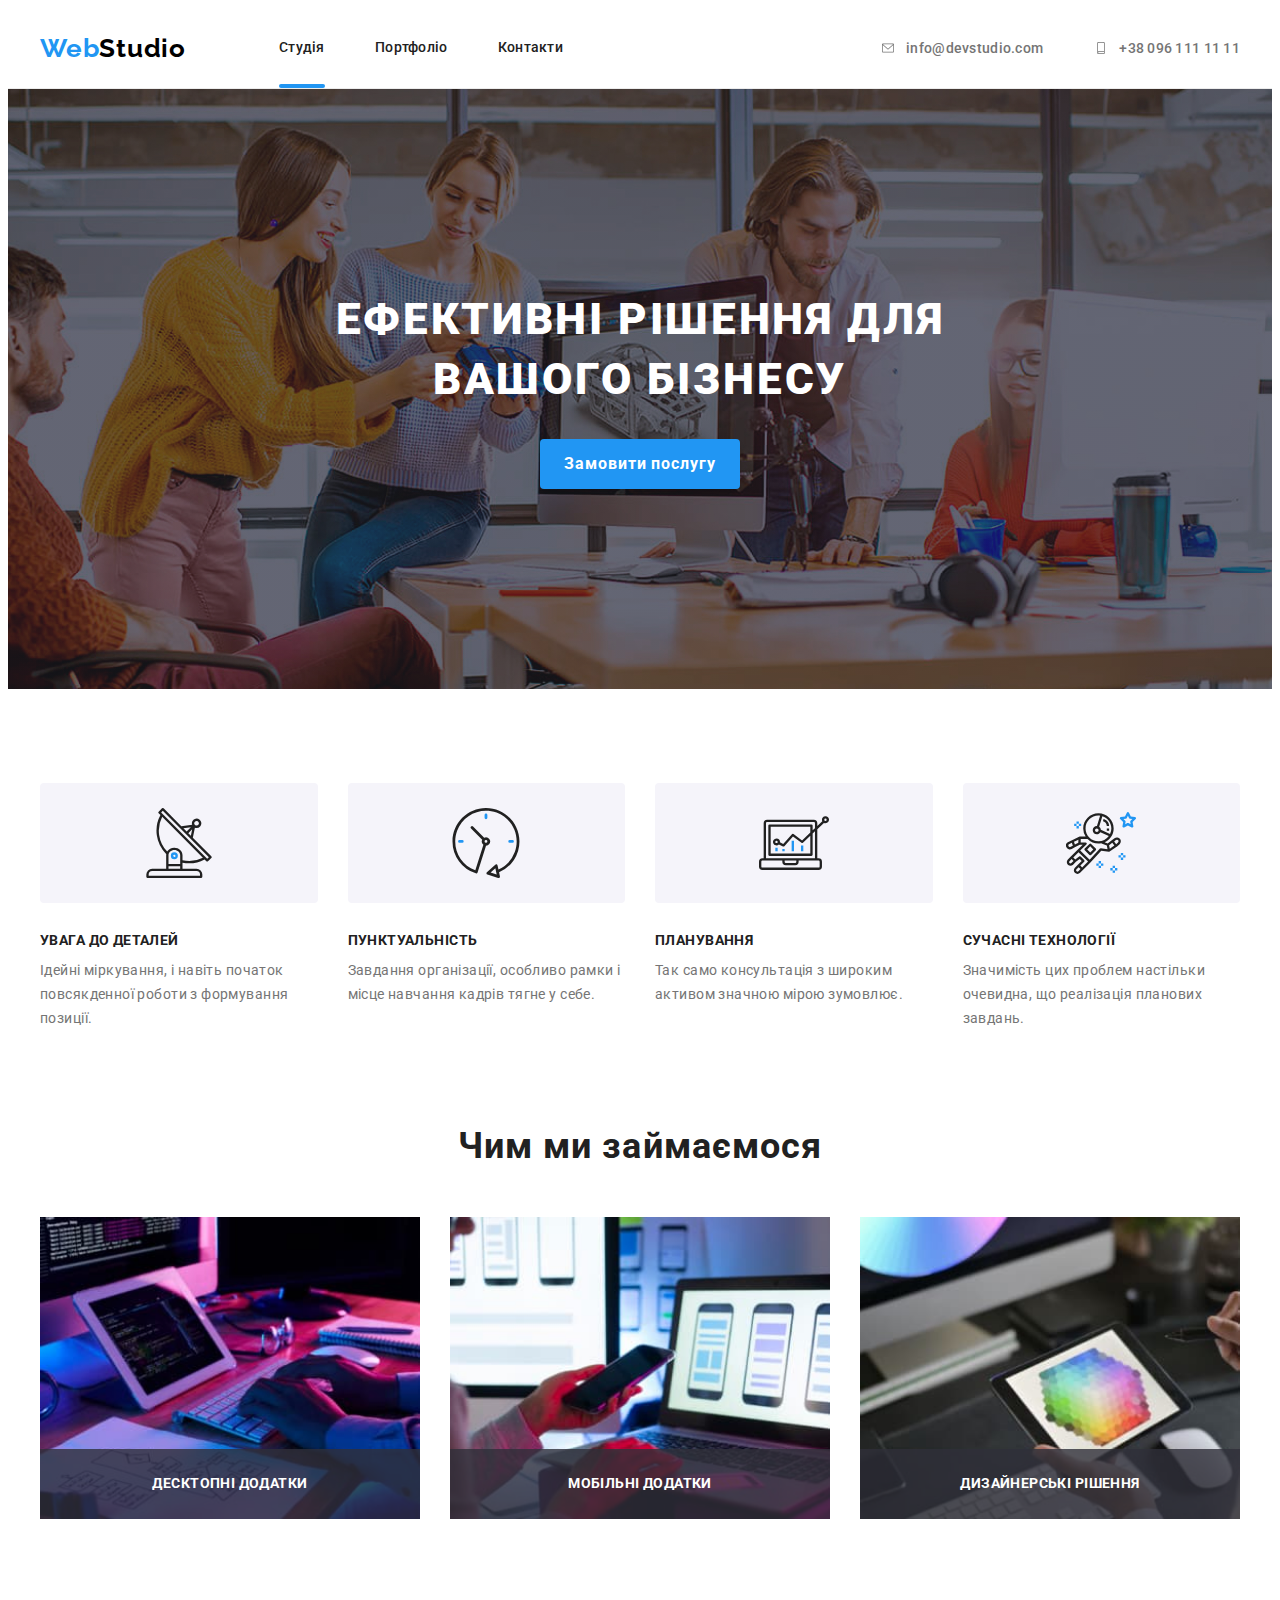
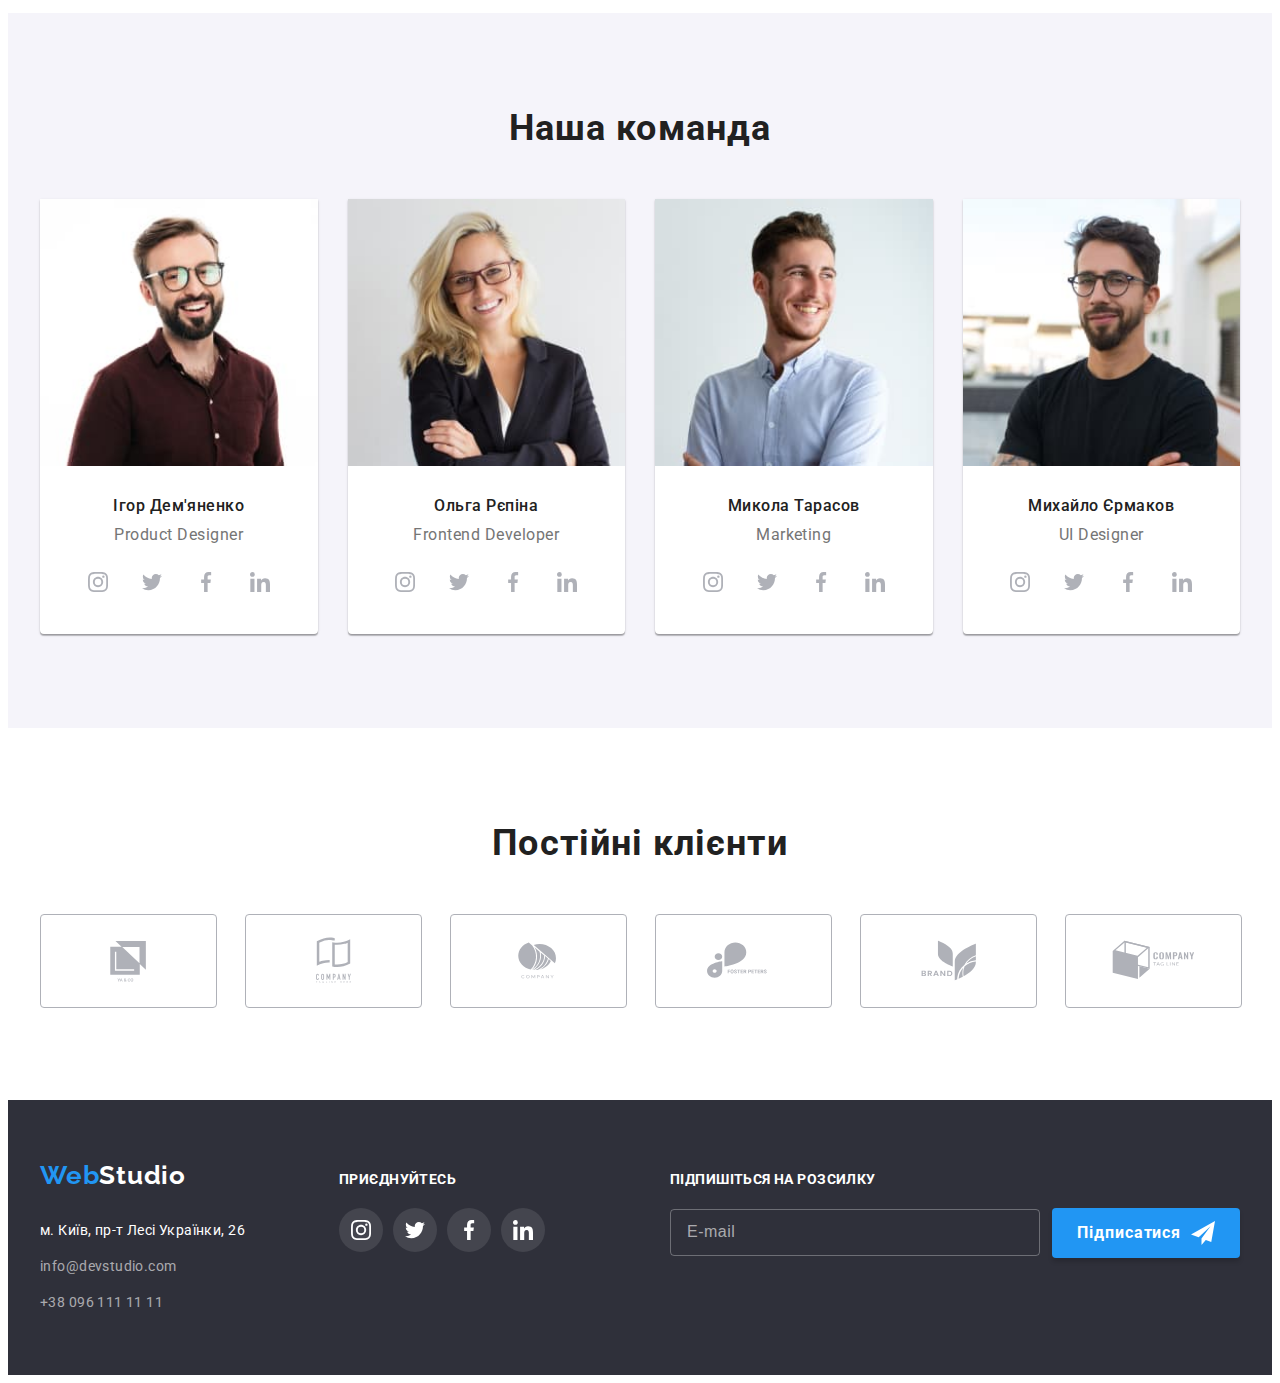
<file: index.html>
<!DOCTYPE html>
<html lang="uk">
  <head>
    <meta charset="UTF-8" />
    <meta http-equiv="X-UA-Compatible" content="IE=edge" />
    <meta name="viewport" content="width=device-width, initial-scale=1.0" />
    <title>Web studio</title>
    <link rel="preconnect" href="https://fonts.googleapis.com" />
    <link rel="preconnect" href="https://fonts.gstatic.com" crossorigin />
    <link
      href="https://fonts.googleapis.com/css2?family=Raleway:wght@700&family=Roboto:wght@400;500;700;900&display=swap"
      rel="stylesheet"
    />
    <link
      rel="stylesheet"
      href="https://cdnjs.cloudflare.com/ajax/libs/modern-normalize/1.1.0/modern-normalize.min.css"
      integrity="sha512-wpPYUAdjBVSE4KJnH1VR1HeZfpl1ub8YT/NKx4PuQ5NmX2tKuGu6U/JRp5y+Y8XG2tV+wKQpNHVUX03MfMFn9Q=="
      crossorigin="anonymous"
      referrerpolicy="no-referrer"
    />
    <link
      rel="stylesheet"
      href="https://cdnjs.cloudflare.com/ajax/libs/animate.css/4.1.1/animate.min.css"
    />
    <link rel="stylesheet" href="./css/main.min.css" />
  </head>

  <body>
    <header class="header">
      <div class="container header__container">
        <a class="logo" href="./index.html" lang="en"
          ><span class="logo__web">Web</span>Studio</a
        >
        <nav class="nav-site">
          <ul class="nav-site__list">
            <li class="nav-site__item">
              <a class="nav-site__link current" href="./index.html">Студія</a>
            </li>
            <li class="nav-site__item">
              <a class="nav-site__link" href="./portfolio.html">Портфоліо</a>
            </li>
            <li class="nav-site__item">
              <a class="nav-site__link" href="#">Контакти</a>
            </li>
          </ul>
        </nav>
        <ul class="header-contacts">
          <li class="header-contacts__item">
            <a
              class="header-contacts__link"
              href="mailto:info@devstudio.com"
              lang="en"
              ><svg class="header-contacts__link-icon" width="16" height="12">
                <use href="./images/icons.svg#envelope"></use>
              </svg>
              info@devstudio.com</a
            >
          </li>
          <li class="header-contacts__item">
            <a class="header-contacts__link" href="tel:+380961111111">
              <svg class="header-contacts__link-icon" width="16" height="12">
                <use href="./images/icons.svg#smartphone"></use>
              </svg>
              +38 096 111 11 11
            </a>
          </li>
        </ul>
        <button class="menu-open" type="button" data-menu-open>
          <svg class="menu-open__icon" width="40" height="40">
            <use href="./images/icons.svg#menu-open"></use>
          </svg>
        </button>
      </div>
      <div class="mob-menu is-hidden" data-menu>
        <button class="menu-close" type="button" data-menu-close>
          <svg class="menu-close__icon" width="40" height="40">
            <use href="./images/icons.svg#menu-close"></use>
          </svg>
        </button>
        <div class="mob-wrap">
          <nav class="mob-nav">
            <ul class="mob-nav__list">
              <li class="mob-nav__item">
                <a class="mob-nav__link" href="./index.html">Студія</a>
              </li>
              <li class="mob-nav__item">
                <a class="mob-nav__link" href="./portfolio.html">Портфоліо</a>
              </li>
              <li class="mob-nav__item">
                <a class="mob-nav__link" href="#">Контакти</a>
              </li>
            </ul>
          </nav>
          <div>
            <a class="mob-tel" href="tel:+380961111111"> +38 096 111 11 11 </a>
            <a class="mob-mail" href="mailto:info@devstudio.com" lang="en">
              info@devstudio.com
            </a>
            <ul class="mob-social">
              <li class="mob-social__item">
                <a
                  class="mob-social__link"
                  href="https://www.instagram.com/"
                  target="_blank"
                  rel="noopener noreferrer"
                  >Instagram</a
                >
              </li>
              <li class="mob-social__item">
                <a
                  class="mob-social__link"
                  href="https://twitter.com/"
                  target="_blank"
                  rel="noopener noreferrer"
                  >Twitter</a
                >
              </li>
              <li class="mob-social__item">
                <a
                  class="mob-social__link"
                  href="https://www.facebook.com/"
                  target="_blank"
                  rel="noopener noreferrer"
                  >Facebook</a
                >
              </li>
              <li class="mob-social__item">
                <a
                  class="mob-social__link"
                  href="https://www.linkedin.com/"
                  target="_blank"
                  rel="noopener noreferrer"
                  >LinkedIn</a
                >
              </li>
            </ul>
          </div>
        </div>
      </div>
    </header>

    <main>
      <!--Hero-->
      <section class="hero">
        <div class="container hero__container">
          <h1 class="hero__title animate__animated animate__zoomIn">
            Ефективні рішення для<br />
            вашого бізнесу
          </h1>
          <button class="btn" type="button" data-modal-open>
            Замовити послугу
          </button>
        </div>
      </section>

      <!--Features-->
      <section class="section">
        <div class="container">
          <h2 class="visually-hiden">Особливості</h2>
          <ul class="features-list">
            <li class="features-list__item">
              <div class="features-list__icon">
                <svg width="70" height="70">
                  <use href="./images/icons.svg#antenna"></use>
                </svg>
              </div>
              <h3 class="features-list__title">УВАГА ДО ДЕТАЛЕЙ</h3>
              <p class="features-list__text">
                Ідейні міркування, і навіть початок повсякденної роботи з
                формування позиції.
              </p>
            </li>

            <li class="features-list__item">
              <div class="features-list__icon">
                <svg width="70" height="70">
                  <use href="./images/icons.svg#clock"></use>
                </svg>
              </div>
              <h3 class="features-list__title">ПУНКТУАЛЬНІСТЬ</h3>
              <p class="features-list__text">
                Завдання організації, особливо рамки і місце навчання кадрів
                тягне у себе.
              </p>
            </li>

            <li class="features-list__item">
              <div class="features-list__icon">
                <svg width="70" height="70">
                  <use href="./images/icons.svg#diagram"></use>
                </svg>
              </div>
              <h3 class="features-list__title">ПЛАНУВАННЯ</h3>
              <p class="features-list__text">
                Так само консультація з широким активом значною мірою зумовлює.
              </p>
            </li>

            <li class="features-list__item">
              <div class="features-list__icon">
                <svg width="70" height="70">
                  <use href="./images/icons.svg#astronaut"></use>
                </svg>
              </div>
              <h3 class="features-list__title">СУЧАСНІ ТЕХНОЛОГІЇ</h3>
              <p class="features-list__text">
                Значимість цих проблем настільки очевидна, що реалізація
                планових завдань.
              </p>
            </li>
          </ul>
        </div>
      </section>

      <!--Works-->
      <section class="section__works section">
        <div class="container">
          <h2 class="section-title">Чим ми займаємося</h2>
          <ul class="work-examples">
            <li class="work-examples__item">
              <img
                srcset="./images/works/box_1.jpg 1x, ./images/works/box_1_2x.jpg 2x"
                src="./images/works/box_1.jpg"
                alt="Розробник створює код"
                width="370"
              />
              <p class="work-examples__uptitle">Десктопні додатки</p>
            </li>
            <li class="work-examples__item">
              <img
                srcset="./images/works/box_2.jpg 1x, ./images/works/box_2_2x.jpg 2x"
                src="./images/box_2.jpg"
                alt="Розробник створює адаптивну версію для смартфону"
                width="370"
              />
              <p class="work-examples__uptitle">Мобільні додатки</p>
            </li>
            <li class="work-examples__item">
              <img
                srcset="./images/works/box_3.jpg 1x, ./images/works/box_3_2x.jpg 2x"
                src="./images/box_3.jpg"
                alt="Розробник створює дизайн сайту"
                width="370"
              />
              <p class="work-examples__uptitle">Дизайнерські рішення</p>
            </li>
          </ul>
        </div>
      </section>

      <!--Team-->
      <section class="section__team section">
        <div class="container">
          <h2 class="section-title">Наша команда</h2>
          <ul class="team-list">
            <li class="team-card">
              <picture>
                <source media="(min-width: 1200px)" srcset="./images/team/team_card_1.jpg 1x, ./images/team/team_card_1_2x.jpg 2x">
                <source media="(min-width: 768px)" srcset="./images/team/team_card_1_tab.jpg 1x, ./images/team/team_card_1_tab_2x.jpg 2x">
                <source media="(max-width: 767px)" srcset="./images/team/team_card_1_mob.jpg 1x, ./images/team/team_card_1_mob_2x.jpg 2x">
                <img
                  src="./images/team/team_card_1.jpg"
                  alt="Фото Ігор Дем'яненко"
                  width="270"
                />
              </picture>
              <div class="team-card__data">
                <h3 class="team-card__title">Ігор Дем'яненко</h3>
                <p class="team-card__text" lang="en">Product Designer</p>
                <ul class="social">
                  <li class="social__item">
                    <a
                      class="social__link"
                      href="https://www.instagram.com/"
                      target="_blank"
                      rel="noopener noreferrer"
                    >
                      <svg class="social__icon" width="20" height="20">
                        <use href="./images/icons.svg#instagram"></use>
                      </svg>
                    </a>
                  </li>
                  <li class="social__item">
                    <a
                      class="social__link"
                      href="https://twitter.com/"
                      target="_blank"
                      rel="noopener noreferrer"
                    >
                      <svg class="social__icon" width="20" height="20">
                        <use href="./images/icons.svg#twitter"></use>
                      </svg>
                    </a>
                  </li>
                  <li class="social__item">
                    <a
                      class="social__link"
                      href="https://www.facebook.com/"
                      target="_blank"
                      rel="noopener noreferrer"
                    >
                      <svg class="social__icon" width="20" height="20">
                        <use href="./images/icons.svg#facebook"></use>
                      </svg>
                    </a>
                  </li>
                  <li class="social__item">
                    <a
                      class="social__link"
                      href="https://www.linkedin.com/"
                      target="_blank"
                      rel="noopener noreferrer"
                    >
                      <svg class="social__icon" width="20" height="20">
                        <use href="./images/icons.svg#linkedin"></use>
                      </svg>
                    </a>
                  </li>
                </ul>
              </div>
            </li>
            <li class="team-card">
              <picture>
                <source media="(min-width: 1200px)" srcset="./images/team/team_card_2.jpg 1x, ./images/team/team_card_2_2x.jpg 2x">
                <source media="(min-width: 768px)" srcset="./images/team/team_card_2_tab.jpg 1x, ./images/team/team_card_2_tab_2x.jpg 2x">
                <source media="(max-width: 767px)" srcset="./images/team/team_card_2_mob.jpg 1x, ./images/team/team_card_2_mob_2x.jpg 2x">
                <img
                  src="./images/team/team_card_2.jpg"
                  alt="Фото Ольга Рєпіна"
                  width="270"
                />
              </picture>
              <div class="team-card__data">
                <h3 class="team-card__title">Ольга Рєпіна</h3>
                <p class="team-card__text" lang="en">Frontend Developer</p>
                <ul class="social">
                  <li class="social__item">
                    <a
                      class="social__link"
                      href="https://www.instagram.com/"
                      target="_blank"
                      rel="noopener noreferrer"
                    >
                      <svg class="social__icon" width="20" height="20">
                        <use href="./images/icons.svg#instagram"></use>
                      </svg>
                    </a>
                  </li>
                  <li class="social__item">
                    <a
                      class="social__link"
                      href="https://twitter.com/"
                      target="_blank"
                      rel="noopener noreferrer"
                    >
                      <svg class="social__icon" width="20" height="20">
                        <use href="./images/icons.svg#twitter"></use>
                      </svg>
                    </a>
                  </li>
                  <li class="social__item">
                    <a
                      class="social__link"
                      href="https://www.facebook.com/"
                      target="_blank"
                      rel="noopener noreferrer"
                    >
                      <svg class="social__icon" width="20" height="20">
                        <use href="./images/icons.svg#facebook"></use>
                      </svg>
                    </a>
                  </li>
                  <li class="social__item">
                    <a
                      class="social__link"
                      href="https://www.linkedin.com/"
                      target="_blank"
                      rel="noopener noreferrer"
                    >
                      <svg class="social__icon" width="20" height="20">
                        <use href="./images/icons.svg#linkedin"></use>
                      </svg>
                    </a>
                  </li>
                </ul>
              </div>
            </li>
            <li class="team-card">
              <picture>
                <source media="(min-width: 1200px)" srcset="./images/team/team_card_3.jpg 1x, ./images/team/team_card_3_2x.jpg 2x">
                <source media="(min-width: 768px)" srcset="./images/team/team_card_3_tab.jpg 1x, ./images/team/team_card_3_tab_2x.jpg 2x">
                <source media="(max-width: 767px)" srcset="./images/team/team_card_3_mob.jpg 1x, ./images/team/team_card_3_mob_2x.jpg 2x">
                <img
                  src="./images/team_card_3.jpg"
                  alt="Фото Микола Тарасов"
                  width="270"
                />
              </picture>
              <div class="team-card__data">
                <h3 class="team-card__title">Микола Тарасов</h3>
                <p class="team-card__text" lang="en">Marketing</p>
                <ul class="social">
                  <li class="social__item">
                    <a
                      class="social__link"
                      href="https://www.instagram.com/"
                      target="_blank"
                      rel="noopener noreferrer"
                    >
                      <svg class="social__icon" width="20" height="20">
                        <use href="./images/icons.svg#instagram"></use>
                      </svg>
                    </a>
                  </li>
                  <li class="social__item">
                    <a
                      class="social__link"
                      href="https://twitter.com/"
                      target="_blank"
                      rel="noopener noreferrer"
                    >
                      <svg class="social__icon" width="20" height="20">
                        <use href="./images/icons.svg#twitter"></use>
                      </svg>
                    </a>
                  </li>
                  <li class="social__item">
                    <a
                      class="social__link"
                      href="https://www.facebook.com/"
                      target="_blank"
                      rel="noopener noreferrer"
                    >
                      <svg class="social__icon" width="20" height="20">
                        <use href="./images/icons.svg#facebook"></use>
                      </svg>
                    </a>
                  </li>
                  <li class="social__item">
                    <a
                      class="social__link"
                      href="https://www.linkedin.com/"
                      target="_blank"
                      rel="noopener noreferrer"
                    >
                      <svg class="social__icon" width="20" height="20">
                        <use href="./images/icons.svg#linkedin"></use>
                      </svg>
                    </a>
                  </li>
                </ul>
              </div>
            </li>
            <li class="team-card">
              <picture>
                <source media="(min-width: 1200px)" srcset="./images/team/team_card_4.jpg 1x, ./images/team/team_card_4_2x.jpg 2x">
                <source media="(min-width: 768px)" srcset="./images/team/team_card_4_tab.jpg 1x, ./images/team/team_card_4_tab_2x.jpg 2x">
                <source media="(max-width: 767px)" srcset="./images/team/team_card_4_mob.jpg 1x, ./images/team/team_card_4_mob_2x.jpg 2x">
                <img
                  src="./images/team_card_4.jpg"
                  alt="Фото Михайло Єрмаков"
                  width="270"
                />
              </picture>
              <div class="team-card__data">
                <h3 class="team-card__title">Михайло Єрмаков</h3>
                <p class="team-card__text" lang="en">UI Designer</p>
                <ul class="social">
                  <li class="social__item">
                    <a
                      class="social__link"
                      href="https://www.instagram.com/"
                      target="_blank"
                      rel="noopener noreferrer"
                    >
                      <svg class="social__icon" width="20" height="20">
                        <use href="./images/icons.svg#instagram"></use>
                      </svg>
                    </a>
                  </li>
                  <li class="social__item">
                    <a
                      class="social__link"
                      href="https://twitter.com/"
                      target="_blank"
                      rel="noopener noreferrer"
                    >
                      <svg class="social__icon" width="20" height="20">
                        <use href="./images/icons.svg#twitter"></use>
                      </svg>
                    </a>
                  </li>
                  <li class="social__item">
                    <a
                      class="social__link"
                      href="https://www.facebook.com/"
                      target="_blank"
                      rel="noopener noreferrer"
                    >
                      <svg class="social__icon" width="20" height="20">
                        <use href="./images/icons.svg#facebook"></use>
                      </svg>
                    </a>
                  </li>
                  <li class="social__item">
                    <a
                      class="social__link"
                      href="https://www.linkedin.com/"
                      target="_blank"
                      rel="noopener noreferrer"
                    >
                      <svg class="social__icon" width="20" height="20">
                        <use href="./images/icons.svg#linkedin"></use>
                      </svg>
                    </a>
                  </li>
                </ul>
              </div>
            </li>
          </ul>
        </div>
      </section>

      <!-- Clients -->
      <section class="section">
        <div class="container">
          <h2 class="section-title">Постійні клієнти</h2>
          <ul class="clients">
            <li class="clients__item">
              <a
                class="clients__link"
                href="#"
                target="_blank"
                rel="noopener noreferrer"
              >
                <svg class="clients__icon" width="106" height="60">
                  <use href="./images/icons.svg#logo-client-first"></use>
                </svg>
              </a>
            </li>
            <li class="clients__item">
              <a
                class="clients__link"
                href="#"
                target="_blank"
                rel="noopener noreferrer"
              >
                <svg class="clients__icon" width="106" height="60">
                  <use href="./images/icons.svg#logo-client-second"></use>
                </svg>
              </a>
            </li>
            <li class="clients__item">
              <a
                class="clients__link"
                href="#"
                target="_blank"
                rel="noopener noreferrer"
              >
                <svg class="clients__icon" width="106" height="60">
                  <use href="./images/icons.svg#logo-client-third"></use>
                </svg>
              </a>
            </li>
            <li class="clients__item">
              <a
                class="clients__link"
                href="#"
                target="_blank"
                rel="noopener noreferrer"
              >
                <svg class="clients__icon" width="106" height="60">
                  <use href="./images/icons.svg#logo-client-fourth"></use>
                </svg>
              </a>
            </li>
            <li class="clients__item">
              <a
                class="clients__link"
                href="#"
                target="_blank"
                rel="noopener noreferrer"
              >
                <svg class="clients__icon" width="106" height="60">
                  <use href="./images/icons.svg#logo-client-fifth"></use>
                </svg>
              </a>
            </li>
            <li class="clients__item">
              <a
                class="clients__link"
                href="#"
                target="_blank"
                rel="noopener noreferrer"
              >
                <svg class="clients__icon" width="106" height="60">
                  <use href="./images/icons.svg#logo-client-sixth"></use>
                </svg>
              </a>
            </li>
          </ul>
        </div>
      </section>
    </main>

    <footer class="footer">
      <div class="container footer__container">
        <div class="footer-wrap">
          <div>
            <a class="logo logo--color-light" href="./index.html" lang="en"
              ><span class="logo__web">Web</span>Studio</a
            >
            <address class="address">
              м. Київ, пр-т Лесі Українки, 26
              <ul class="footer-contacts">
                <li class="footer-contacts__item">
                  <a
                    class="footer-contacts__link"
                    href="mailto:info@devstudio.com"
                    lang="en"
                    >info@devstudio.com</a
                  >
                </li>
                <li class="footer-contacts__item">
                  <a class="footer-contacts__link" href="tel:+380961111111"
                    >+38 096 111 11 11</a
                  >
                </li>
              </ul>
            </address>
          </div>
          <div class="footer-social">
            <h2 class="footer__title">приєднуйтесь</h2>
            <ul class="social">
              <li class="social__item">
                <a
                  class="social__link social__link--footer-background"
                  href="https://www.instagram.com/"
                  target="_blank"
                  rel="noopener noreferrer"
                >
                  <svg
                    class="social__icon social__icon--footer-fill"
                    width="20"
                    height="20"
                  >
                    <use href="./images/icons.svg#instagram"></use>
                  </svg>
                </a>
              </li>
              <li class="social__item">
                <a
                  class="social__link social__link--footer-background"
                  href="https://twitter.com/"
                  target="_blank"
                  rel="noopener noreferrer"
                >
                  <svg
                    class="social__icon social__icon--footer-fill"
                    width="20"
                    height="20"
                  >
                    <use href="./images/icons.svg#twitter"></use>
                  </svg>
                </a>
              </li>
              <li class="social__item">
                <a
                  class="social__link social__link--footer-background"
                  href="https://www.facebook.com/"
                  target="_blank"
                  rel="noopener noreferrer"
                >
                  <svg
                    class="social__icon social__icon--footer-fill"
                    width="20"
                    height="20"
                  >
                    <use href="./images/icons.svg#facebook"></use>
                  </svg>
                </a>
              </li>
              <li class="social__item">
                <a
                  class="social__link social__link--footer-background"
                  href="https://www.linkedin.com/"
                  target="_blank"
                  rel="noopener noreferrer"
                >
                  <svg
                    class="social__icon social__icon--footer-fill"
                    width="20"
                    height="20"
                  >
                    <use href="./images/icons.svg#linkedin"></use>
                  </svg>
                </a>
              </li>
            </ul>
          </div>
        </div>
        <form class="subscribe-form">
          <label
            for="subscribe-email"
            class="footer__title footer__title--subscribe-form"
            >Підпишіться на розсилку</label
          >
          <div class="subscribe-form__wrap">
            <input
              type="email"
              class="subscribe-form__input"
              name="subscribe-email"
              id="subscribe-email"
              placeholder="E-mail"
              required
            />
            <button type="submit" class="subscribe__btn btn">
              Підписатися
              <svg class="subscribe-form__icon" width="24" height="24">
                <use href="./images/icons.svg#icon-send"></use>
              </svg>
            </button>
          </div>
        </form>
      </div>
    </footer>

    <div class="backdrop is-hidden" data-modal>
      <div class="modal">
        <button class="modal-close" type="button" data-modal-close>
          <svg class="modal-close__icon" width="18" height="18">
            <use href="./images/icons.svg#close-btn"></use>
          </svg>
        </button>
        <p class="modal__title">Залиште свої дані, ми вам передзвонимо</p>
        <form class="modal-form">
          <div class="modal-form__field">
            <label for="user-name" class="modal-form__input-label">Ім'я</label>
            <div class="modal-form__input-wrappper">
              <input
                type="text"
                name="user-name"
                id="user-name"
                class="modal-form__input"
                required
              />
              <svg class="modal-form__icon" width="18" height="18">
                <use href="./images/icons.svg#icon-person"></use>
              </svg>
            </div>
          </div>
          <div class="modal-form__field">
            <label for="user-tel" class="modal-form__input-label"
              >Телефон</label
            >
            <div class="modal-form__input-wrappper">
              <input
                type="tel"
                name="user-tel"
                id="user-tel"
                class="modal-form__input"
                required
              />
              <svg class="modal-form__icon" width="18" height="18">
                <use href="./images/icons.svg#icon-phone"></use>
              </svg>
            </div>
          </div>
          <div class="modal-form__field">
            <label for="user-mail" class="modal-form__input-label">Пошта</label>
            <div class="modal-form__input-wrappper">
              <input
                type="email"
                name="user-mail"
                id="user-mail"
                class="modal-form__input"
                required
              />
              <svg class="modal-form__icon" width="18" height="18">
                <use href="./images/icons.svg#icon-email"></use>
              </svg>
            </div>
          </div>
          <div class="modal-form__comment-field">
            <label for="user-text" class="modal-form__input-label"
              >Коментар</label
            >
            <textarea
              name="user-text"
              id="user-text"
              class="modal-form__comment"
              placeholder="Введіть текст"
            ></textarea>
          </div>
          <div class="modal-check">
            <input
              type="checkbox"
              name="policy"
              id="policy"
              class="modal-check__input visually-hiden"
              required
            />
            <label for="policy" class="modal-check__label">
              <span class="modal-check__icon">
                <svg width="16" height="15">
                  <use href="./images/icons.svg#icon-check"></use>
                </svg>
              </span>
              Погоджуюся з розсилкою та приймаю&#160
              <a href="#" class="modal-check__link">Умови договору</a>
            </label>
          </div>
          <button type="submit" class="modal__btn btn">Відправити</button>
        </form>
      </div>
    </div>
    <script src="./js/modal.js"></script>
    <script src="./js/mobile-menu.js"></script>
  </body>
</html>
</file>
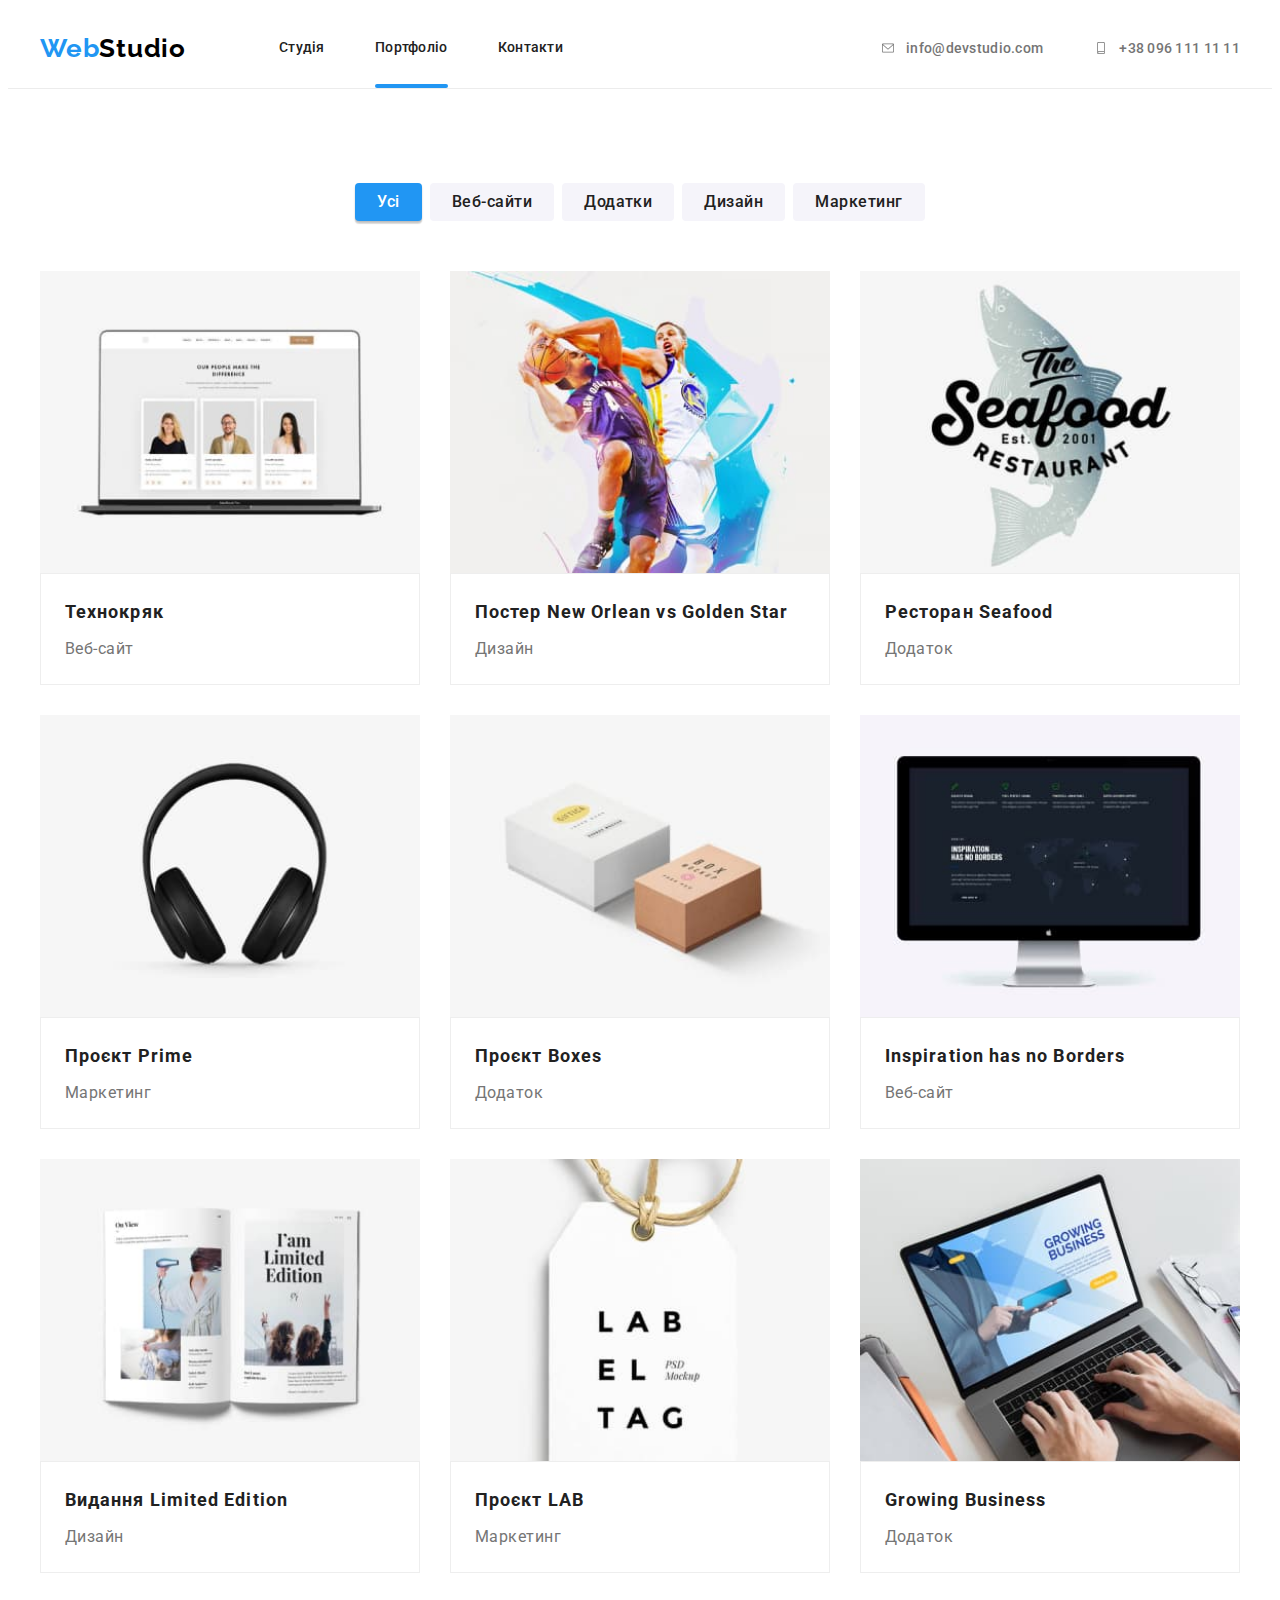
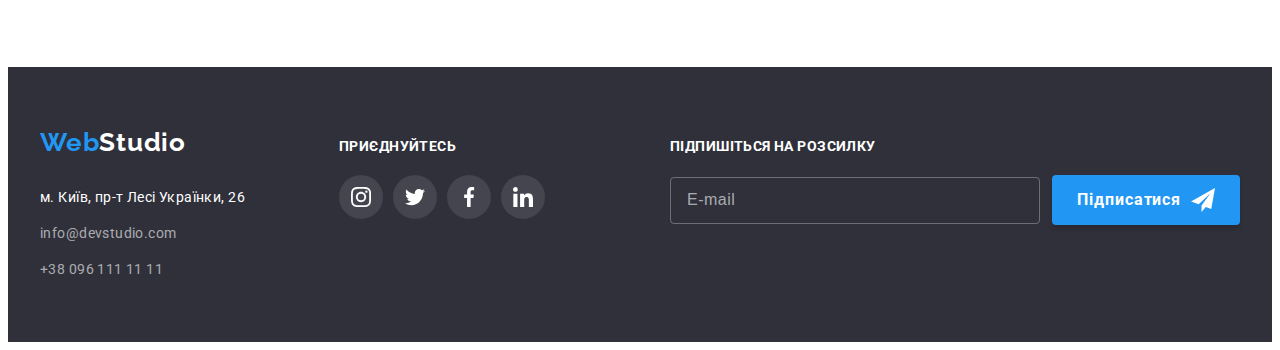
<file: portfolio.html>
<!DOCTYPE html>
<html lang="uk">
  <head>
    <meta charset="UTF-8" />
    <meta http-equiv="X-UA-Compatible" content="IE=edge" />
    <meta name="viewport" content="width=device-width, initial-scale=1.0" />
    <title>Portfolio</title>
    <link rel="preconnect" href="https://fonts.googleapis.com" />
    <link rel="preconnect" href="https://fonts.gstatic.com" crossorigin />
    <link
      href="https://fonts.googleapis.com/css2?family=Raleway:wght@700&family=Roboto:wght@400;500;700&display=swap"
      rel="stylesheet"
    />
    <link
      rel="stylesheet"
      href="https://cdnjs.cloudflare.com/ajax/libs/modern-normalize/1.1.0/modern-normalize.min.css"
      integrity="sha512-wpPYUAdjBVSE4KJnH1VR1HeZfpl1ub8YT/NKx4PuQ5NmX2tKuGu6U/JRp5y+Y8XG2tV+wKQpNHVUX03MfMFn9Q=="
      crossorigin="anonymous"
      referrerpolicy="no-referrer"
    />
    <link
      rel="stylesheet"
      href="https://cdnjs.cloudflare.com/ajax/libs/animate.css/4.1.1/animate.min.css"
    />
    <link rel="stylesheet" href="./css/main.min.css" />
  </head>

  <body>
    <header class="header">
      <div class="container header__container">
        <a class="logo" href="./index.html" lang="en"
          ><span class="logo__web">Web</span>Studio</a
        >
        <nav class="nav-site">
          <ul class="nav-site__list">
            <li class="nav-site__item">
              <a class="nav-site__link" href="./index.html">Студія</a>
            </li>
            <li class="nav-site__item">
              <a class="nav-site__link current" href="./portfolio.html"
                >Портфоліо</a
              >
            </li>
            <li class="nav-site__item">
              <a class="nav-site__link" href="#">Контакти</a>
            </li>
          </ul>
        </nav>
        <ul class="header-contacts">
          <li class="header-contacts__item">
            <a
              class="header-contacts__link"
              href="mailto:info@devstudio.com"
              lang="en"
              ><svg class="header-contacts__link-icon" width="16" height="12">
                <use href="./images/icons.svg#envelope"></use>
              </svg>
              info@devstudio.com</a
            >
          </li>
          <li class="header-contacts__item">
            <a class="header-contacts__link" href="tel:+380961111111">
              <svg class="header-contacts__link-icon" width="16" height="12">
                <use href="./images/icons.svg#smartphone"></use>
              </svg>
              +38 096 111 11 11
            </a>
          </li>
        </ul>
        <button class="menu-open" type="button" data-menu-open>
          <svg class="menu-open__icon" width="40" height="40">
            <use href="./images/icons.svg#menu-open"></use>
          </svg>
        </button>
      </div>
      <div class="mob-menu is-hidden" data-menu>
        <button class="menu-close" type="button" data-menu-close>
          <svg class="menu-close__icon" width="40" height="40">
            <use href="./images/icons.svg#menu-close"></use>
          </svg>
        </button>
        <div class="mob-wrap">
          <nav class="mob-nav">
            <ul class="mob-nav__list">
              <li class="mob-nav__item">
                <a class="mob-nav__link" href="./index.html">Студія</a>
              </li>
              <li class="mob-nav__item">
                <a class="mob-nav__link" href="./portfolio.html">Портфоліо</a>
              </li>
              <li class="mob-nav__item">
                <a class="mob-nav__link" href="#">Контакти</a>
              </li>
            </ul>
          </nav>
          <div>
            <a class="mob-tel" href="tel:+380961111111"> +38 096 111 11 11 </a>
            <a class="mob-mail" href="mailto:info@devstudio.com" lang="en">
              info@devstudio.com
            </a>
            <ul class="mob-social">
              <li class="mob-social__item">
                <a
                  class="mob-social__link"
                  href="https://www.instagram.com/"
                  target="_blank"
                  rel="noopener noreferrer"
                  >Instagram</a
                >
              </li>
              <li class="mob-social__item">
                <a
                  class="mob-social__link"
                  href="https://twitter.com/"
                  target="_blank"
                  rel="noopener noreferrer"
                  >Twitter</a
                >
              </li>
              <li class="mob-social__item">
                <a
                  class="mob-social__link"
                  href="https://www.facebook.com/"
                  target="_blank"
                  rel="noopener noreferrer"
                  >Facebook</a
                >
              </li>
              <li class="mob-social__item">
                <a
                  class="mob-social__link"
                  href="https://www.linkedin.com/"
                  target="_blank"
                  rel="noopener noreferrer"
                  >LinkedIn</a
                >
              </li>
            </ul>
          </div>
        </div>
      </div>
    </header>

    <main>
      <section class="section">
        <div class="container">
          <h1 class="visually-hiden">Портфоліо</h1>
          <ul class="portfolio-filters-list">
            <li class="portfolio-filters-item">
              <input
                type="radio"
                class="filter-input visually-hiden"
                name="filter"
                id="all"
                checked
              />
              <label for="all" class="filter-btn">Усі</label>
            </li>
            <li class="portfolio-filters-item">
              <input
                type="radio"
                class="filter-input visually-hiden"
                name="filter"
                id="web-sites"
              />
              <label for="web-sites" class="filter-btn">Веб-сайти</label>
            </li>
            <li class="portfolio-filters-item">
              <input
                type="radio"
                class="filter-input visually-hiden"
                name="filter"
                id="apps"
              />
              <label for="apps" class="filter-btn">Додатки</label>
            </li>
            <li class="portfolio-filters-item">
              <input
                type="radio"
                class="filter-input visually-hiden"
                name="filter"
                id="design"
              />
              <label for="design" class="filter-btn">Дизайн</label>
            </li>
            <li class="portfolio-filters-item">
              <input
                type="radio"
                class="filter-input visually-hiden"
                name="filter"
                id="marketing"
              />
              <label for="marketing" class="filter-btn">Маркетинг</label>
            </li>
          </ul>
          <ul class="portfolio-projects-list">
            <li class="portfolio-projects-item">
              <a class="portfolio-projects-link" href="">
                <div class="portfolio-top-wrap">
                  <picture>
                    <source media="(min-width: 1200px)" srcset="./images/portfolio-projects/project1-desktop.jpg 1x, ./images/portfolio-projects/project1-desktop-2x.jpg 2x">
                    <source media="(min-width: 768px)" srcset="./images/portfolio-projects/project1-tab.jpg 1x, ./images/portfolio-projects/project1-tab-2x.jpg 2x">
                    <source media="(max-width: 767px)" srcset="./images/portfolio-projects/project1-mob.jpg 1x, ./images/portfolio-projects/project1-mob-2x.jpg 2x">
                    <img
                      src="./images/portfolio-projects/project1-desktop.jpg"
                      alt="Відкритий ноутбук"
                      width="370"
                    />
                  </picture>
                  <p class="portfolio-top-text">
                    Ресурс пропонує комплексні пропозиції з різним рівнем
                    функціоналу та сервісів. Все це дозволить відвідувачу
                    отримати вичерпні відомості про компанію чи приватну особу.
                  </p>
                </div>
                <div class="portfolio-description">
                  <h2 class="portfolio-title">Технокряк</h2>
                  <p class="portfolio-text">Веб-сайт</p>
                </div>
              </a>
            </li>
            <li class="portfolio-projects-item">
              <a class="portfolio-projects-link" href="">
                <div class="portfolio-top-wrap">
                  <picture>
                    <source media="(min-width: 1200px)" srcset="./images/portfolio-projects/project2-desktop.jpg 1x, ./images/portfolio-projects/project2-desktop-2x.jpg 2x">
                    <source media="(min-width: 768px)" srcset="./images/portfolio-projects/project2-tab.jpg 1x, ./images/portfolio-projects/project2-tab-2x.jpg 2x">
                    <source media="(max-width: 767px)" srcset="./images/portfolio-projects/project2-mob.jpg 1x, ./images/portfolio-projects/project2-mob-2x.jpg 2x">
                    <img
                      src="./images/portfolio-projects/project2-desktop.jpg"
                      alt="Два баскетболісти"
                      width="370"
                    />
                  </picture>
                  <p class="portfolio-top-text">
                    Ресурс пропонує комплексні пропозиції з різним рівнем
                    функціоналу та сервісів. Все це дозволить відвідувачу
                    отримати вичерпні відомості про компанію чи приватну особу.
                  </p>
                </div>
                <div class="portfolio-description">
                  <h2 class="portfolio-title">
                    Постер New Orlean vs Golden Star
                  </h2>
                  <p class="portfolio-text">Дизайн</p>
                </div>
              </a>
            </li>
            <li class="portfolio-projects-item">
              <a class="portfolio-projects-link" href="">
                <div class="portfolio-top-wrap">
                  <picture>
                    <source media="(min-width: 1200px)" srcset="./images/portfolio-projects/project3-desktop.jpg 1x, ./images/portfolio-projects/project3-desktop-2x.jpg 2x">
                    <source media="(min-width: 768px)" srcset="./images/portfolio-projects/project3-tab.jpg 1x, ./images/portfolio-projects/project3-tab-2x.jpg 2x">
                    <source media="(max-width: 767px)" srcset="./images/portfolio-projects/project3-mob.jpg 1x, ./images/portfolio-projects/project3-mob-2x.jpg 2x">
                    <img
                      src="./images/portfolio-projects/project3-desktop.jpg"
                      alt="Лого рибного ресторану"
                      width="370"
                    />
                  </picture>
                  <p class="portfolio-top-text">
                    Ресурс пропонує комплексні пропозиції з різним рівнем
                    функціоналу та сервісів. Все це дозволить відвідувачу
                    отримати вичерпні відомості про компанію чи приватну особу.
                  </p>
                </div>
                <div class="portfolio-description">
                  <h2 class="portfolio-title">Ресторан Seafood</h2>
                  <p class="portfolio-text">Додаток</p>
                </div>
              </a>
            </li>
            <li class="portfolio-projects-item">
              <a class="portfolio-projects-link" href="">
                <div class="portfolio-top-wrap">
                  <picture>
                    <source media="(min-width: 1200px)" srcset="./images/portfolio-projects/project4-desktop.jpg 1x, ./images/portfolio-projects/project4-desktop-2x.jpg 2x">
                    <source media="(min-width: 768px)" srcset="./images/portfolio-projects/project4-tab.jpg 1x, ./images/portfolio-projects/project4-tab-2x.jpg 2x">
                    <source media="(max-width: 767px)" srcset="./images/portfolio-projects/project4-mob.jpg 1x, ./images/portfolio-projects/project4-mob-2x.jpg 2x">
                    <img
                      src="./images/portfolio-projects/project4-desktop.jpg"
                      alt="Навушники"
                      width="370"
                    />
                  </picture>
                  <p class="portfolio-top-text">
                    Ресурс пропонує комплексні пропозиції з різним рівнем
                    функціоналу та сервісів. Все це дозволить відвідувачу
                    отримати вичерпні відомості про компанію чи приватну особу.
                  </p>
                </div>
                <div class="portfolio-description">
                  <h2 class="portfolio-title">Проєкт Prime</h2>
                  <p class="portfolio-text">Маркетинг</p>
                </div>
              </a>
            </li>
            <li class="portfolio-projects-item">
              <a class="portfolio-projects-link" href="">
                <div class="portfolio-top-wrap">
                  <picture>
                    <source media="(min-width: 1200px)" srcset="./images/portfolio-projects/project5-desktop.jpg 1x, ./images/portfolio-projects/project5-desktop-2x.jpg 2x">
                    <source media="(min-width: 768px)" srcset="./images/portfolio-projects/project5-tab.jpg 1x, ./images/portfolio-projects/project5-tab-2x.jpg 2x">
                    <source media="(max-width: 767px)" srcset="./images/portfolio-projects/project5-mob.jpg 1x, ./images/portfolio-projects/project5-mob-2x.jpg 2x">
                    <img
                      src="./images/portfolio-projects/project5-desktop.jpg"
                      alt="Дві коробки"
                      width="370"
                    />
                  </picture>
                  <p class="portfolio-top-text">
                    Ресурс пропонує комплексні пропозиції з різним рівнем
                    функціоналу та сервісів. Все це дозволить відвідувачу
                    отримати вичерпні відомості про компанію чи приватну особу.
                  </p>
                </div>
                <div class="portfolio-description">
                  <h2 class="portfolio-title">Проєкт Boxes</h2>
                  <p class="portfolio-text">Додаток</p>
                </div>
              </a>
            </li>
            <li class="portfolio-projects-item">
              <a class="portfolio-projects-link" href="">
                <div class="portfolio-top-wrap">
                  <picture>
                    <source media="(min-width: 1200px)" srcset="./images/portfolio-projects/project6-desktop.jpg 1x, ./images/portfolio-projects/project6-desktop-2x.jpg 2x">
                    <source media="(min-width: 768px)" srcset="./images/portfolio-projects/project6-tab.jpg 1x, ./images/portfolio-projects/project6-tab-2x.jpg 2x">
                    <source media="(max-width: 767px)" srcset="./images/portfolio-projects/project6-mob.jpg 1x, ./images/portfolio-projects/project6-mob-2x.jpg 2x">
                    <img
                      src="./images/portfolio-projects/project6-desktop.jpg"
                      alt="Монітор MAC"
                      width="370"
                    />
                  </picture>
                  <p class="portfolio-top-text">
                    Ресурс пропонує комплексні пропозиції з різним рівнем
                    функціоналу та сервісів. Все це дозволить відвідувачу
                    отримати вичерпні відомості про компанію чи приватну особу.
                  </p>
                </div>
                <div class="portfolio-description">
                  <h2 class="portfolio-title">Inspiration has no Borders</h2>
                  <p class="portfolio-text">Веб-сайт</p>
                </div>
              </a>
            </li>
            <li class="portfolio-projects-item">
              <a class="portfolio-projects-link" href="">
                <div class="portfolio-top-wrap">
                  <picture>
                    <source media="(min-width: 1200px)" srcset="./images/portfolio-projects/project7-desktop.jpg 1x, ./images/portfolio-projects/project7-desktop-2x.jpg 2x">
                    <source media="(min-width: 768px)" srcset="./images/portfolio-projects/project7-tab.jpg 1x, ./images/portfolio-projects/project7-tab-2x.jpg 2x">
                    <source media="(max-width: 767px)" srcset="./images/portfolio-projects/project7-mob.jpg 1x, ./images/portfolio-projects/project7-mob-2x.jpg 2x">
                    <img
                      src="./images/portfolio-projects/project7-desktop.jpg"
                      alt="Рознорнута книга"
                      width="370"
                    />
                  </picture>
                  <p class="portfolio-top-text">
                    Ресурс пропонує комплексні пропозиції з різним рівнем
                    функціоналу та сервісів. Все це дозволить відвідувачу
                    отримати вичерпні відомості про компанію чи приватну особу.
                  </p>
                </div>
                <div class="portfolio-description">
                  <h2 class="portfolio-title">Видання Limited Edition</h2>
                  <p class="portfolio-text">Дизайн</p>
                </div>
              </a>
            </li>
            <li class="portfolio-projects-item">
              <a class="portfolio-projects-link" href="">
                <div class="portfolio-top-wrap">
                  <picture>
                    <source media="(min-width: 1200px)" srcset="./images/portfolio-projects/project8-desktop.jpg 1x, ./images/portfolio-projects/project8-desktop-2x.jpg 2x">
                    <source media="(min-width: 768px)" srcset="./images/portfolio-projects/project8-tab.jpg 1x, ./images/portfolio-projects/project8-tab-2x.jpg 2x">
                    <source media="(max-width: 767px)" srcset="./images/portfolio-projects/project8-mob.jpg 1x, ./images/portfolio-projects/project8-mob-2x.jpg 2x">
                    <img
                      src="./images/portfolio-projects/project8-desktop.jpg"
                      alt="Бірка LABEL TAG"
                      width="370"
                    />
                  </picture>
                  <p class="portfolio-top-text">
                    Ресурс пропонує комплексні пропозиції з різним рівнем
                    функціоналу та сервісів. Все це дозволить відвідувачу
                    отримати вичерпні відомості про компанію чи приватну особу.
                  </p>
                </div>
                <div class="portfolio-description">
                  <h2 class="portfolio-title">Проєкт LAB</h2>
                  <p class="portfolio-text">Маркетинг</p>
                </div>
              </a>
            </li>
            <li class="portfolio-projects-item">
              <a class="portfolio-projects-link" href="">
                <div class="portfolio-top-wrap">
                  <picture>
                    <source media="(min-width: 1200px)" srcset="./images/portfolio-projects/project9-desktop.jpg 1x, ./images/portfolio-projects/project9-desktop-2x.jpg 2x">
                    <source media="(min-width: 768px)" srcset="./images/portfolio-projects/project9-tab.jpg 1x, ./images/portfolio-projects/project9-tab-2x.jpg 2x">
                    <source media="(max-width: 767px)" srcset="./images/portfolio-projects/project9-mob.jpg 1x, ./images/portfolio-projects/project9-mob-2x.jpg 2x">
                    <img
                      src="./images/portfolio-projects/project9-desktop.jpg"
                      alt="Презентація мобільного застосунку"
                      width="370"
                    />
                  </picture>
                  <p class="portfolio-top-text">
                    Ресурс пропонує комплексні пропозиції з різним рівнем
                    функціоналу та сервісів. Все це дозволить відвідувачу
                    отримати вичерпні відомості про компанію чи приватну особу.
                  </p>
                </div>
                <div class="portfolio-description">
                  <h2 class="portfolio-title">Growing Business</h2>
                  <p class="portfolio-text">Додаток</p>
                </div>
              </a>
            </li>
          </ul>
        </div>
      </section>
    </main>

    <footer class="footer">
      <div class="container footer__container">
        <div class="footer-wrap">
          <div>
            <a class="logo logo--color-light" href="./index.html" lang="en"
              ><span class="logo__web">Web</span>Studio</a
            >
            <address class="address">
              м. Київ, пр-т Лесі Українки, 26
              <ul class="footer-contacts">
                <li class="footer-contacts__item">
                  <a
                    class="footer-contacts__link"
                    href="mailto:info@devstudio.com"
                    lang="en"
                    >info@devstudio.com</a
                  >
                </li>
                <li class="footer-contacts__item">
                  <a class="footer-contacts__link" href="tel:+380961111111"
                    >+38 096 111 11 11</a
                  >
                </li>
              </ul>
            </address>
          </div>
          <div class="footer-social">
            <h2 class="footer__title">приєднуйтесь</h2>
            <ul class="social">
              <li class="social__item">
                <a
                  class="social__link social__link--footer-background"
                  href="https://www.instagram.com/"
                  target="_blank"
                  rel="noopener noreferrer"
                >
                  <svg
                    class="social__icon social__icon--footer-fill"
                    width="20"
                    height="20"
                  >
                    <use href="./images/icons.svg#instagram"></use>
                  </svg>
                </a>
              </li>
              <li class="social__item">
                <a
                  class="social__link social__link--footer-background"
                  href="https://twitter.com/"
                  target="_blank"
                  rel="noopener noreferrer"
                >
                  <svg
                    class="social__icon social__icon--footer-fill"
                    width="20"
                    height="20"
                  >
                    <use href="./images/icons.svg#twitter"></use>
                  </svg>
                </a>
              </li>
              <li class="social__item">
                <a
                  class="social__link social__link--footer-background"
                  href="https://www.facebook.com/"
                  target="_blank"
                  rel="noopener noreferrer"
                >
                  <svg
                    class="social__icon social__icon--footer-fill"
                    width="20"
                    height="20"
                  >
                    <use href="./images/icons.svg#facebook"></use>
                  </svg>
                </a>
              </li>
              <li class="social__item">
                <a
                  class="social__link social__link--footer-background"
                  href="https://www.linkedin.com/"
                  target="_blank"
                  rel="noopener noreferrer"
                >
                  <svg
                    class="social__icon social__icon--footer-fill"
                    width="20"
                    height="20"
                  >
                    <use href="./images/icons.svg#linkedin"></use>
                  </svg>
                </a>
              </li>
            </ul>
          </div>
        </div>
        <form class="subscribe-form">
          <label
            for="subscribe-email"
            class="footer__title footer__title--subscribe-form"
            >Підпишіться на розсилку</label
          >
          <div class="subscribe-form__wrap">
            <input
              type="email"
              class="subscribe-form__input"
              name="subscribe-email"
              id="subscribe-email"
              placeholder="E-mail"
              required
            />
            <button type="submit" class="subscribe__btn btn">
              Підписатися
              <svg class="subscribe-form__icon" width="24" height="24">
                <use href="./images/icons.svg#icon-send"></use>
              </svg>
            </button>
          </div>
        </form>
      </div>
    </footer>
    <script src="./js/mobile-menu.js"></script>
  </body>
</html>
</file>
<file: css/main.min.css>
:root{--main-color: #212121;--color-gray: #757575;--color-blue: #2196f3;--color-blue-dark: #188ce8;--color-white: #ffffff;--color-black: #000000;--color-footer-link: rgba(255, 255, 255, 0.6);--color-portfolio-btn: #f5f4fa;--background-color-dark: #2f303a;--background-color-hero: rgba(47, 48, 58, 0.4);--background-color-hero-second: #c4c4c4;--background-color-light: #f5f4fa;--background-color-white: var(--color-white);--font-ral: "Raleway", sans-serif;--first-logo-color: var(--color-black);--second-logo-color: var(--color-blue);--footer-logo-color: var(--color-white);--title-color: var(--main-color);--text-color: var(--color-gray);--first-link-color: var(--main-color);--second-link-color: var(--color-blue);--first-btn-color: var(--color-white);--second-btn-color: var(--main-color);--hover-btn-color: var(--color-blue);--social-background-color: var(--color-white);--hover-social-background-color: var(--color-blue);--icon-color: #afb1b8;--hover-icon-color: var(--color-white);--footer-social-background-color: rgba(255, 255, 255, 0.1);--tra-cubic: cubic-bezier(0.4, 0, 0.2, 1);--grad: linear-gradient( var(--background-color-hero), var(--background-color-hero) )}.visually-hiden{position:absolute;width:1px;height:1px;margin:-1px;border:0;padding:0;white-space:nowrap;-webkit-clip-path:inset(100%);clip-path:inset(100%);clip:rect(0 0 0 0);overflow:hidden}.is-hidden{opacity:0;visibility:hidden;pointer-events:none}h1,h2,h3,h4,h5,h6,p{margin:0}ul{list-style:none;margin:0;padding:0}button{cursor:pointer;padding:0}img{display:block;max-width:100%;width:100%;height:auto}a{text-decoration:none}body{font-family:"Roboto",sans-serif;color:var(--main-color)}.section{padding-top:60px;padding-bottom:60px}@media screen and (min-width: 1200px){.section{padding-top:94px;padding-bottom:94px}}.no-scroll{overflow:hidden}.container{width:100%;padding:0 15px;margin:0 auto}@media screen and (min-width: 480px){.container{max-width:480px}}@media screen and (min-width: 768px){.container{max-width:768px}}@media screen and (min-width: 1200px){.container{max-width:1200px}}.btn{font-family:inherit;border:none;padding-top:10px;padding-bottom:10px;width:200px;font-weight:700;font-size:16px;line-height:1.88;letter-spacing:.06em;background-color:var(--color-blue);color:var(--first-btn-color);-webkit-box-shadow:0px 4px 4px rgba(0,0,0,.15);box-shadow:0px 4px 4px rgba(0,0,0,.15);border-radius:4px;-webkit-transition:background-color 250ms var(--tra-cubic);transition:background-color 250ms var(--tra-cubic)}.btn:hover,.btn:focus{background-color:var(--color-blue-dark)}.section-title{font-size:28px;line-height:1.1785714286;text-align:center;letter-spacing:.03em;color:var(--title-color);margin-bottom:50px}@media screen and (min-width: 1200px){.section-title{font-size:36px;line-height:1.1666666667}}.social{display:-webkit-box;display:-ms-flexbox;display:flex;gap:10px;-webkit-box-pack:center;-ms-flex-pack:center;justify-content:center}.social__item{width:44px;height:44px}.social__link{width:100%;height:100%;background-color:var(--social-background-color);border-radius:50%;display:-webkit-box;display:-ms-flexbox;display:flex;-webkit-box-align:center;-ms-flex-align:center;align-items:center;-webkit-box-pack:center;-ms-flex-pack:center;justify-content:center;-webkit-transition:background-color 250ms var(--tra-cubic);transition:background-color 250ms var(--tra-cubic)}.social__link:hover,.social__link:focus{background-color:var(--hover-social-background-color)}.social__icon{fill:var(--icon-color);-webkit-transition:fill 250ms var(--tra-cubic);transition:fill 250ms var(--tra-cubic)}.social__link:hover .social__icon,.social__link:focus .social__icon{fill:var(--hover-icon-color)}.social__link--footer-background{background-color:var(--footer-social-background-color)}.social__icon--footer-fill{fill:var(--hover-icon-color)}.backdrop{position:fixed;top:0;left:0;width:100vw;height:100vh;background-color:rgba(0,0,0,.2);-webkit-transition:opacity 250ms var(--tra-cubic),visibility 250ms var(--tra-cubic);transition:opacity 250ms var(--tra-cubic),visibility 250ms var(--tra-cubic)}.modal{position:fixed;top:50%;left:50%;z-index:1;width:calc(100vw - 30px);min-height:609px;padding:40px;background-color:var(--background-color-white);-webkit-box-shadow:0px 1px 3px rgba(0,0,0,.12),0px 1px 1px rgba(0,0,0,.14),0px 2px 1px rgba(0,0,0,.2);box-shadow:0px 1px 3px rgba(0,0,0,.12),0px 1px 1px rgba(0,0,0,.14),0px 2px 1px rgba(0,0,0,.2);border-radius:4px;-webkit-transform:translate(-50%, -50%) scale(1);transform:translate(-50%, -50%) scale(1);opacity:1;-webkit-transition:opacity 600ms var(--tra-cubic),-webkit-transform 600ms var(--tra-cubic);transition:opacity 600ms var(--tra-cubic),-webkit-transform 600ms var(--tra-cubic);transition:transform 600ms var(--tra-cubic),opacity 600ms var(--tra-cubic);transition:transform 600ms var(--tra-cubic),opacity 600ms var(--tra-cubic),-webkit-transform 600ms var(--tra-cubic)}@media screen and (min-width: 480px){.modal{width:450px}}@media screen and (min-width: 1200px){.modal{width:528px;min-height:581px}}.backdrop.is-hidden .modal{-webkit-transform:translate(-50%, -50%) scale(1.2);transform:translate(-50%, -50%) scale(1.2);opacity:0}.modal__title{font-weight:700;font-size:20px;line-height:1.5;text-align:center;letter-spacing:.03em;color:var(--main-color);margin-bottom:12px}@media screen and (min-width: 1200px){.modal__title{line-height:1.15}}.modal-form__field{margin-bottom:10px}.modal-form__input-label{font-weight:400;font-size:12px;line-height:1.17;letter-spacing:.01em;color:var(--color-gray);margin-bottom:4px;display:block}.modal-form__input-wrappper{position:relative}.modal-form__input{width:100%;height:40px;border:1px solid rgba(33,33,33,.2);outline:rgba(0,0,0,0);border-radius:4px;background-color:rgba(0,0,0,0);padding:0;padding-left:30px;-webkit-transition:border-color 250ms var(--tra-cubic);transition:border-color 250ms var(--tra-cubic)}.modal-form__input:focus{border-color:var(--color-blue)}.modal-form__icon{position:absolute;left:12px;top:50%;-webkit-transform:translateY(-50%);transform:translateY(-50%);fill:var(--main-color);-webkit-transition:fill 250ms var(--tra-cubic);transition:fill 250ms var(--tra-cubic)}.modal-form__input:focus+.modal-form__icon{fill:var(--color-blue)}.modal-form__comment-field{margin-bottom:20px}.modal-form__comment{width:100%;height:120px;padding:12px 16px;border:1px solid rgba(33,33,33,.2);border-radius:4px;outline:rgba(0,0,0,0);resize:none;-webkit-transition:border-color 250ms var(--tra-cubic);transition:border-color 250ms var(--tra-cubic)}.modal-form__comment::-webkit-input-placeholder{font-weight:400;font-size:12px;line-height:1.17;letter-spacing:.01em;color:rgba(117,117,117,.5)}.modal-form__comment::-moz-placeholder{font-weight:400;font-size:12px;line-height:1.17;letter-spacing:.01em;color:rgba(117,117,117,.5)}.modal-form__comment:-ms-input-placeholder{font-weight:400;font-size:12px;line-height:1.17;letter-spacing:.01em;color:rgba(117,117,117,.5)}.modal-form__comment::-ms-input-placeholder{font-weight:400;font-size:12px;line-height:1.17;letter-spacing:.01em;color:rgba(117,117,117,.5)}.modal-form__comment::placeholder{font-weight:400;font-size:12px;line-height:1.17;letter-spacing:.01em;color:rgba(117,117,117,.5)}.modal-form__comment:focus{border-color:var(--color-blue)}.modal-close{position:absolute;right:8px;top:8px;width:30px;height:30px;border:1px solid rgba(0,0,0,.1);border-radius:50%;padding:0;display:-webkit-box;display:-ms-flexbox;display:flex;-webkit-box-align:center;-ms-flex-align:center;align-items:center;-webkit-box-pack:center;-ms-flex-pack:center;justify-content:center;background-color:rgba(0,0,0,0);outline:rgba(0,0,0,0)}.modal-close__icon{fill:var(--color-black);-webkit-transition:fill 250ms var(--tra-cubic);transition:fill 250ms var(--tra-cubic)}.modal-close:hover .modal-close__icon,.modal-close:focus .modal-close__icon{fill:var(--hover-btn-color)}.modal-check{width:100%;display:-webkit-box;display:-ms-flexbox;display:flex;-webkit-box-pack:center;-ms-flex-pack:center;justify-content:center;-webkit-box-align:center;-ms-flex-align:center;align-items:center;margin-bottom:30px}.modal-check__label{font-weight:400;font-size:12px;line-height:1.17;letter-spacing:.03em;color:var(--color-gray);display:-webkit-box;display:-ms-flexbox;display:flex;-webkit-box-align:center;-ms-flex-align:center;align-items:center}@media screen and (min-width: 1200px){.modal-check__label{font-size:14px;line-height:1.71}}.modal-check__label .modal-check__icon{width:16px;height:15px;border:2px solid var(--main-color);border-radius:2px;margin-right:8px;display:-webkit-box;display:-ms-flexbox;display:flex;-webkit-box-pack:center;-ms-flex-pack:center;justify-content:center;-webkit-box-align:center;-ms-flex-align:center;align-items:center;fill:rgba(0,0,0,0)}.modal-check__input:checked+.modal-check__label .modal-check__icon{background-color:var(--color-blue);border:none;fill:var(--color-white)}.modal-check__input:focus+.modal-check__label .modal-check__icon{border-color:var(--color-blue)}.modal-check__link{color:var(--second-link-color);text-decoration:underline}.modal__btn{margin:0 auto;display:block}.logo{font-family:var(--font-ral);font-weight:700;font-size:24px;line-height:1.1666666667;letter-spacing:.03em;color:var(--first-logo-color)}@media screen and (min-width: 1200px){.logo{font-size:26px;line-height:1.19}}.logo__web{color:var(--second-logo-color)}.logo--color-light{color:var(--footer-logo-color)}.header{border-bottom:1px solid #ececec}.header__container{display:-webkit-box;display:-ms-flexbox;display:flex;-webkit-box-align:center;-ms-flex-align:center;align-items:center}.nav-site{display:none}@media screen and (min-width: 768px){.nav-site{display:block;min-width:282px;margin-left:88px}}@media screen and (min-width: 1200px){.nav-site{min-width:284px;margin-left:93px}}.nav-site__list{display:-webkit-box;display:-ms-flexbox;display:flex;-webkit-box-pack:justify;-ms-flex-pack:justify;justify-content:space-between}.nav-site__item{position:relative}.nav-site__link{display:block;font-weight:500;font-size:14px;line-height:1.14;letter-spacing:.02em;color:var(--first-link-color);padding-top:32px;padding-bottom:32px;-webkit-transition:color 250ms var(--tra-cubic);transition:color 250ms var(--tra-cubic)}.nav-site__link:hover,.nav-site__link:focus{color:var(--second-link-color)}.current::after{position:absolute;content:"";height:4px;width:100%;display:none;background-color:var(--second-link-color);border-radius:2px;left:0;bottom:0}@media screen and (min-width: 768px){.current::after{display:block}}.header-contacts{display:none;margin-left:auto}@media screen and (min-width: 768px){.header-contacts{display:-webkit-box;display:-ms-flexbox;display:flex;-webkit-box-orient:vertical;-webkit-box-direction:normal;-ms-flex-direction:column;flex-direction:column;gap:10px}}@media screen and (min-width: 1200px){.header-contacts{-webkit-box-orient:horizontal;-webkit-box-direction:normal;-ms-flex-direction:row;flex-direction:row;gap:50px}}.header-contacts__link{display:-webkit-box;display:-ms-flexbox;display:flex;-webkit-box-pack:justify;-ms-flex-pack:justify;justify-content:space-between;-webkit-box-align:center;-ms-flex-align:center;align-items:center;font-weight:500;font-size:12px;line-height:1.1666666667;letter-spacing:.02em;color:var(--color-gray);-webkit-transition:color 250ms var(--tra-cubic);transition:color 250ms var(--tra-cubic)}@media screen and (min-width: 1200px){.header-contacts__link{font-size:14px;line-height:1.1428571429}}.header-contacts__link:hover,.header-contacts__link:focus{color:var(--color-blue)}.header-contacts__link-icon{margin-right:8px;fill:currentColor}@media screen and (min-width: 1200px){.header-contacts__link-icon{margin-right:10px}}.menu-open{border:none;padding:0;margin-left:auto;margin-top:10px;margin-bottom:10px;display:-webkit-inline-box;display:-ms-inline-flexbox;display:inline-flex;background-color:rgba(0,0,0,0);outline:rgba(0,0,0,0)}@media screen and (min-width: 768px){.menu-open{display:none}}.menu-open__icon{fill:var(--main-color);-webkit-transition:fill 250ms var(--tra-cubic);transition:fill 250ms var(--tra-cubic)}.menu-open:hover .menu-open__icon,.menu-open:focus .menu-open__icon{fill:var(--hover-btn-color)}.mob-menu{position:fixed;top:0;left:0;z-index:1;padding-top:48px;padding-bottom:48px;padding-left:40px;padding-right:40px;width:100vw;height:100vh;height:100dvh;background-color:var(--color-white);overflow:auto}@media screen and (min-width: 768px){.mob-menu{display:none}}.menu-close{position:absolute;top:10px;right:15px;border:none;padding:0;display:-webkit-inline-box;display:-ms-inline-flexbox;display:inline-flex;background-color:rgba(0,0,0,0);outline:rgba(0,0,0,0)}.menu-close__icon{fill:var(--main-color);-webkit-transition:fill 250ms var(--tra-cubic);transition:fill 250ms var(--tra-cubic)}.menu-close:hover .menu-close__icon,.menu-close:focus .menu-close__icon{fill:var(--hover-btn-color)}.mob-wrap{height:100%;display:-webkit-box;display:-ms-flexbox;display:flex;-webkit-box-orient:vertical;-webkit-box-direction:normal;-ms-flex-direction:column;flex-direction:column;-webkit-box-pack:justify;-ms-flex-pack:justify;justify-content:space-between}.mob-nav__list{display:-webkit-box;display:-ms-flexbox;display:flex;-webkit-box-orient:vertical;-webkit-box-direction:normal;-ms-flex-direction:column;flex-direction:column;gap:32px}.mob-nav__link{display:block;font-weight:500;font-size:8.33vw;line-height:1.175;letter-spacing:.02em;color:var(--first-link-color);-webkit-transition:color 250ms var(--tra-cubic);transition:color 250ms var(--tra-cubic)}@media screen and (min-width: 480px){.mob-nav__link{font-size:40px}}.mob-nav__link:hover,.mob-nav__link:active,.mob-nav__link:focus{color:var(--second-link-color)}.mob-tel{display:block;font-weight:500;font-size:7vw;line-height:1.1764705882;letter-spacing:.02em;color:var(--color-blue);margin-bottom:32px}@media screen and (min-width: 480px){.mob-tel{font-size:34px}}.mob-mail{display:block;font-weight:500;font-size:5vw;line-height:1.1666666667;letter-spacing:.02em;color:var(--color-gray);margin-bottom:64px;-webkit-transition:color 250ms var(--tra-cubic);transition:color 250ms var(--tra-cubic)}@media screen and (min-width: 480px){.mob-mail{font-size:24px}}.mob-mail:hover,.mob-mail:focus{color:var(--color-blue)}.mob-social{display:-webkit-box;display:-ms-flexbox;display:flex;-webkit-box-align:center;-ms-flex-align:center;align-items:center;gap:10px}.mob-social__item:not(:last-child){padding-right:10px;border-right-width:1px;border-right-style:solid;border-right-color:rgba(33,33,33,.2)}.mob-social__link{font-weight:500;font-size:3.75vw;line-height:1.2222222222;letter-spacing:.02em;color:var(--color-blue)}@media screen and (min-width: 480px){.mob-social__link{font-size:18px;line-height:1.2222222222}}.hero{background-image:var(--grad),url(../images/hero/hero-bg-mobile.jpg);background-color:var(--background-color-hero-second);background-repeat:no-repeat;background-size:cover;background-position:center}@media(min-device-pixel-ratio: 2),(-webkit-min-device-pixel-ratio: 2),(min-resolution: 192dpi),(min-resolution: 2dppx){.hero{background-image:var(--grad),url(../images/hero/hero-bg-mobile-2x.jpg)}}@media screen and (min-width: 480px){.hero{background-image:var(--grad),url(../images/hero/hero-bg-tablet.jpg)}}@media screen and (min-width: 480px)and (min-device-pixel-ratio: 2),screen and (min-width: 480px)and (-webkit-min-device-pixel-ratio: 2),screen and (min-width: 480px)and (min-resolution: 192dpi),screen and (min-width: 480px)and (min-resolution: 2dppx){.hero{background-image:var(--grad),url(../images/hero/hero-bg-tablet-2x.jpg)}}@media screen and (min-width: 768px){.hero{background-image:var(--grad),url(../images/hero/hero-bg-desktop.jpg)}}@media screen and (min-width: 768px)and (min-device-pixel-ratio: 2),screen and (min-width: 768px)and (-webkit-min-device-pixel-ratio: 2),screen and (min-width: 768px)and (min-resolution: 192dpi),screen and (min-width: 768px)and (min-resolution: 2dppx){.hero{background-image:var(--grad),url(../images/hero/hero-bg-desktop-2x.jpg)}}.hero__container{padding-top:118px;padding-bottom:118px;text-align:center}@media screen and (min-width: 1200px){.hero__container{padding-top:200px;padding-bottom:200px}}.hero__title{font-weight:900;font-size:26px;line-height:1.6153846154;letter-spacing:.06em;text-transform:uppercase;color:var(--color-white);margin-bottom:30px}@media screen and (min-width: 1200px){.hero__title{font-size:44px;line-height:1.3636363636}}.animate__zoomIn{-webkit-animation-duration:2000ms;animation-duration:2000ms}.features-list{display:-webkit-box;display:-ms-flexbox;display:flex;-ms-flex-wrap:wrap;flex-wrap:wrap;gap:30px}.features-list__item{-ms-flex-preferred-size:100%;flex-basis:100%}@media screen and (min-width: 768px){.features-list__item{-ms-flex-preferred-size:calc((100% - 30px)/2);flex-basis:calc((100% - 30px)/2)}}@media screen and (min-width: 1200px){.features-list__item{-ms-flex-preferred-size:calc((100% - 90px)/4);flex-basis:calc((100% - 90px)/4)}}.features-list__icon{background-color:var(--background-color-light);height:120px;border-radius:4px;margin-bottom:30px;display:-webkit-box;display:-ms-flexbox;display:flex;-webkit-box-pack:center;-ms-flex-pack:center;justify-content:center;-webkit-box-align:center;-ms-flex-align:center;align-items:center}.features-list__title{font-size:14px;line-height:1.14;letter-spacing:.03em;text-transform:uppercase;color:var(--title-color);margin-bottom:10px}@media screen and (max-width: 767px){.features-list__title{text-align:center}}.features-list__text{font-size:14px;line-height:1.71;letter-spacing:.03em;color:var(--text-color)}.section__works{padding-top:0;display:none}@media screen and (min-width: 1200px){.section__works{display:block}}.work-examples{display:-webkit-box;display:-ms-flexbox;display:flex;gap:30px}.work-examples__item{position:relative;-ms-flex-preferred-size:calc((100% - 60px)/3);flex-basis:calc((100% - 60px)/3)}.work-examples__uptitle{position:absolute;left:0;bottom:0;width:100%;font-weight:700;font-size:14px;line-height:1.14;letter-spacing:.03em;text-transform:uppercase;color:#fff;background-color:rgba(47,48,58,.8);height:70px;display:-webkit-box;display:-ms-flexbox;display:flex;-webkit-box-align:center;-ms-flex-align:center;align-items:center;-webkit-box-pack:center;-ms-flex-pack:center;justify-content:center}.section__team{background-color:var(--background-color-light);text-align:center}.team-list{display:-webkit-box;display:-ms-flexbox;display:flex;-ms-flex-wrap:wrap;flex-wrap:wrap;gap:30px}.team-card{-ms-flex-preferred-size:100%;flex-basis:100%;background-color:var(--background-color-white);-webkit-box-shadow:0px 1px 3px rgba(0,0,0,.12),0px 1px 1px rgba(0,0,0,.14),0px 2px 1px rgba(0,0,0,.2);box-shadow:0px 1px 3px rgba(0,0,0,.12),0px 1px 1px rgba(0,0,0,.14),0px 2px 1px rgba(0,0,0,.2);border-radius:0px 0px 4px 4px}@media screen and (min-width: 768px){.team-card{-ms-flex-preferred-size:calc((100% - 30px)/2);flex-basis:calc((100% - 30px)/2)}}@media screen and (min-width: 1200px){.team-card{-ms-flex-preferred-size:calc((100% - 90px)/4);flex-basis:calc((100% - 90px)/4)}}.team-card__data{padding-top:30px;padding-bottom:24px}@media screen and (min-width: 1200px){.team-card__data{padding-bottom:30px}}.team-card__title{font-weight:500;font-size:16px;line-height:1.19;text-align:center;letter-spacing:.03em;color:var(--title-color);margin-bottom:10px}.team-card__text{font-size:16px;line-height:1.19;text-align:center;letter-spacing:.03em;color:var(--text-color);margin-bottom:16px}.clients{display:-webkit-box;display:-ms-flexbox;display:flex;gap:30px;-webkit-box-pack:center;-ms-flex-pack:center;justify-content:center;-ms-flex-wrap:wrap;flex-wrap:wrap}.clients__item{--n: 2;-ms-flex-preferred-size:calc((100% - (var(--n) - 1)*30px)/var(--n));flex-basis:calc((100% - (var(--n) - 1)*30px)/var(--n));height:92px}@media screen and (min-width: 768px){.clients__item{--n: 3}}@media screen and (min-width: 1200px){.clients__item{--n: 6}}.clients__link{width:100%;height:100%;display:-webkit-box;display:-ms-flexbox;display:flex;-webkit-box-pack:center;-ms-flex-pack:center;justify-content:center;-webkit-box-align:center;-ms-flex-align:center;align-items:center;border:1px solid;border-color:var(--icon-color);border-radius:4px;-webkit-transition:border-color 250ms var(--tra-cubic);transition:border-color 250ms var(--tra-cubic)}.clients__link:hover,.clients__link:focus{border-color:var(--second-link-color)}.clients__icon{width:100%;height:100%;fill:var(--icon-color);-webkit-transition:fill 250ms var(--tra-cubic);transition:fill 250ms var(--tra-cubic)}.clients__link:hover .clients__icon,.clients__link:focus .clients__icon{fill:var(--second-link-color)}.footer{background-color:var(--background-color-dark);padding-top:60px;padding-bottom:60px}.footer__container{text-align:center;display:-webkit-box;display:-ms-flexbox;display:flex;-webkit-box-orient:vertical;-webkit-box-direction:normal;-ms-flex-direction:column;flex-direction:column;gap:60px}@media screen and (min-width: 1200px){.footer__container{-webkit-box-orient:horizontal;-webkit-box-direction:normal;-ms-flex-direction:row;flex-direction:row;gap:0;-webkit-box-align:baseline;-ms-flex-align:baseline;align-items:baseline;-webkit-box-pack:justify;-ms-flex-pack:justify;justify-content:space-between;text-align:start}}@media screen and (min-width: 768px){.footer-wrap{display:-webkit-box;display:-ms-flexbox;display:flex;-ms-flex-pack:distribute;justify-content:space-around}}@media screen and (min-width: 1200px){.footer-wrap{-webkit-box-align:baseline;-ms-flex-align:baseline;align-items:baseline;gap:94px}}.address{font-style:normal;font-weight:400;font-size:14px;line-height:1.71;letter-spacing:.03em;color:var(--color-white);margin-top:28px}.footer-contacts{margin-top:12px}.footer-contacts__item:not(:first-child){margin-top:12px}.footer-contacts__link{color:var(--color-footer-link);-webkit-transition:color 250ms var(--tra-cubic);transition:color 250ms var(--tra-cubic)}.footer-contacts__link:hover,.footer-contacts__link:focus{color:var(--color-blue)}.footer-social{margin-top:60px}@media screen and (min-width: 768px){.footer-social{margin-top:0}}.footer__title{font-size:14px;line-height:1.14;letter-spacing:.03em;text-transform:uppercase;color:var(--footer-logo-color);margin-bottom:20px}.subscribe-form{display:-webkit-box;display:-ms-flexbox;display:flex;-webkit-box-orient:vertical;-webkit-box-direction:normal;-ms-flex-direction:column;flex-direction:column;text-align:center}@media screen and (min-width: 1200px){.subscribe-form{margin-top:0;width:570px;text-align:start}}.footer__title--subscribe-form{font-weight:700}.subscribe-form__wrap{display:-webkit-box;display:-ms-flexbox;display:flex;-webkit-box-orient:vertical;-webkit-box-direction:normal;-ms-flex-direction:column;flex-direction:column;-webkit-box-align:center;-ms-flex-align:center;align-items:center;gap:20px}@media screen and (min-width: 1200px){.subscribe-form__wrap{-webkit-box-orient:horizontal;-webkit-box-direction:normal;-ms-flex-direction:row;flex-direction:row;gap:12px}}.subscribe-form__input{width:100%;background-color:rgba(0,0,0,0);border:1px solid rgba(255,255,255,.3);border-radius:4px;padding:15px 16px;color:var(--color-white)}@media screen and (min-width: 480px){.subscribe-form__input{width:450px}}@media screen and (min-width: 1200px){.subscribe-form__input{width:calc(100% - 212px)}}.subscribe-form__input::-webkit-input-placeholder{font-weight:400;font-size:16px;line-height:1.25;display:-webkit-box;display:flex;-webkit-box-align:center;align-items:center;letter-spacing:.03em;color:rgba(255,255,255,.6)}.subscribe-form__input::-moz-placeholder{font-weight:400;font-size:16px;line-height:1.25;display:flex;align-items:center;letter-spacing:.03em;color:rgba(255,255,255,.6)}.subscribe-form__input:-ms-input-placeholder{font-weight:400;font-size:16px;line-height:1.25;display:-ms-flexbox;display:flex;-ms-flex-align:center;align-items:center;letter-spacing:.03em;color:rgba(255,255,255,.6)}.subscribe-form__input::-ms-input-placeholder{font-weight:400;font-size:16px;line-height:1.25;display:-ms-flexbox;display:flex;-ms-flex-align:center;align-items:center;letter-spacing:.03em;color:rgba(255,255,255,.6)}.subscribe-form__input::placeholder{font-weight:400;font-size:16px;line-height:1.25;display:-webkit-box;display:-ms-flexbox;display:flex;-webkit-box-align:center;-ms-flex-align:center;align-items:center;letter-spacing:.03em;color:rgba(255,255,255,.6)}.subscribe-form__input:hover,.subscribe-form__input:focus{border-color:var(--color-blue);outline:rgba(0,0,0,0)}.subscribe__btn{display:-webkit-box;display:-ms-flexbox;display:flex;-webkit-box-align:center;-ms-flex-align:center;align-items:center;-webkit-box-pack:center;-ms-flex-pack:center;justify-content:center;gap:10px}.subscribe-form__icon{fill:var(--first-btn-color)}.portfolio-filters-list{display:-webkit-box;display:-ms-flexbox;display:flex;-ms-flex-wrap:wrap;flex-wrap:wrap;gap:8px;margin-bottom:40px}@media screen and (min-width: 768px){.portfolio-filters-list{margin-bottom:30px;-webkit-box-pack:center;-ms-flex-pack:center;justify-content:center}}@media screen and (min-width: 1200px){.portfolio-filters-list{margin-bottom:50px}}.portfolio-filters-item:nth-child(-n+3){margin-bottom:15px}@media screen and (min-width: 768px){.portfolio-filters-item:nth-child(-n+3){margin-bottom:0}}.filter-btn{font-weight:500;font-size:16px;line-height:1.63;letter-spacing:.03em;color:var(--second-btn-color);background-color:var(--color-portfolio-btn);border-radius:4px;padding:6px 22px;display:inline-block;-webkit-transition:background-color 250ms var(--tra-cubic),color 250ms var(--tra-cubic),outline 250ms var(--tra-cubic),-webkit-box-shadow 250ms var(--tra-cubic);transition:background-color 250ms var(--tra-cubic),color 250ms var(--tra-cubic),outline 250ms var(--tra-cubic),-webkit-box-shadow 250ms var(--tra-cubic);transition:background-color 250ms var(--tra-cubic),color 250ms var(--tra-cubic),box-shadow 250ms var(--tra-cubic),outline 250ms var(--tra-cubic);transition:background-color 250ms var(--tra-cubic),color 250ms var(--tra-cubic),box-shadow 250ms var(--tra-cubic),outline 250ms var(--tra-cubic),-webkit-box-shadow 250ms var(--tra-cubic)}.filter-input:checked+.filter-btn{background-color:var(--hover-btn-color);color:var(--first-btn-color);-webkit-box-shadow:0px 3px 1px rgba(0,0,0,.1),0px 1px 2px rgba(0,0,0,.08),0px 2px 2px rgba(0,0,0,.12);box-shadow:0px 3px 1px rgba(0,0,0,.1),0px 1px 2px rgba(0,0,0,.08),0px 2px 2px rgba(0,0,0,.12)}.filter-input:focus+.filter-btn{outline:1px solid var(--color-black)}.filter-btn:hover{cursor:pointer;outline:1px solid var(--color-black)}.portfolio-projects-list{display:-webkit-box;display:-ms-flexbox;display:flex;-ms-flex-wrap:wrap;flex-wrap:wrap;gap:30px}.portfolio-projects-item{-ms-flex-preferred-size:100%;flex-basis:100%;background-color:var(--background-color-white)}@media screen and (min-width: 768px){.portfolio-projects-item{-ms-flex-preferred-size:calc((100% - 30px)/2);flex-basis:calc((100% - 30px)/2)}}@media screen and (min-width: 1200px){.portfolio-projects-item{-ms-flex-preferred-size:calc((100% - 60px)/3);flex-basis:calc((100% - 60px)/3)}}.portfolio-projects-link{display:block;-webkit-transition:-webkit-box-shadow 250ms var(--tra-cubic);transition:-webkit-box-shadow 250ms var(--tra-cubic);transition:box-shadow 250ms var(--tra-cubic);transition:box-shadow 250ms var(--tra-cubic), -webkit-box-shadow 250ms var(--tra-cubic)}.portfolio-projects-link:hover,.portfolio-projects-link:focus{-webkit-box-shadow:0px 1px 1px rgba(0,0,0,.12),0px 4px 4px rgba(0,0,0,.06),1px 4px 6px rgba(0,0,0,.16);box-shadow:0px 1px 1px rgba(0,0,0,.12),0px 4px 4px rgba(0,0,0,.06),1px 4px 6px rgba(0,0,0,.16)}.portfolio-top-wrap{position:relative;overflow:hidden}.portfolio-top-text{position:absolute;top:0;left:0;font-weight:400;font-size:16px;line-height:1.63;letter-spacing:.03em;color:var(--color-white);background-color:rgba(33,150,243,.9);padding-right:24px;padding-left:24px;display:-webkit-box;display:-ms-flexbox;display:flex;-webkit-box-align:center;-ms-flex-align:center;align-items:center;height:100%;-webkit-transform:translateY(100%);transform:translateY(100%);-webkit-transition:-webkit-transform 250ms var(--tra-cubic);transition:-webkit-transform 250ms var(--tra-cubic);transition:transform 250ms var(--tra-cubic);transition:transform 250ms var(--tra-cubic), -webkit-transform 250ms var(--tra-cubic)}@media screen and (min-width: 480px){.portfolio-top-text{padding-top:77px;padding-bottom:77px;font-size:18px;line-height:1.56}}@media screen and (min-width: 768px){.portfolio-top-text{padding-top:49px}}@media screen and (min-width: 1200px){.portfolio-top-text{padding-top:63px;padding-bottom:63px}}.portfolio-projects-link:hover .portfolio-top-text{-webkit-transform:translateY(0);transform:translateY(0)}.portfolio-description{padding:20px 24px;border:1px solid #eee}.portfolio-title{font-size:18px;line-height:2;letter-spacing:.06em;color:var(--title-color);margin-bottom:4px}.portfolio-text{font-size:16px;line-height:1.88;letter-spacing:.03em;color:var(--text-color)}/*# sourceMappingURL=main.min.css.map */
</file>
